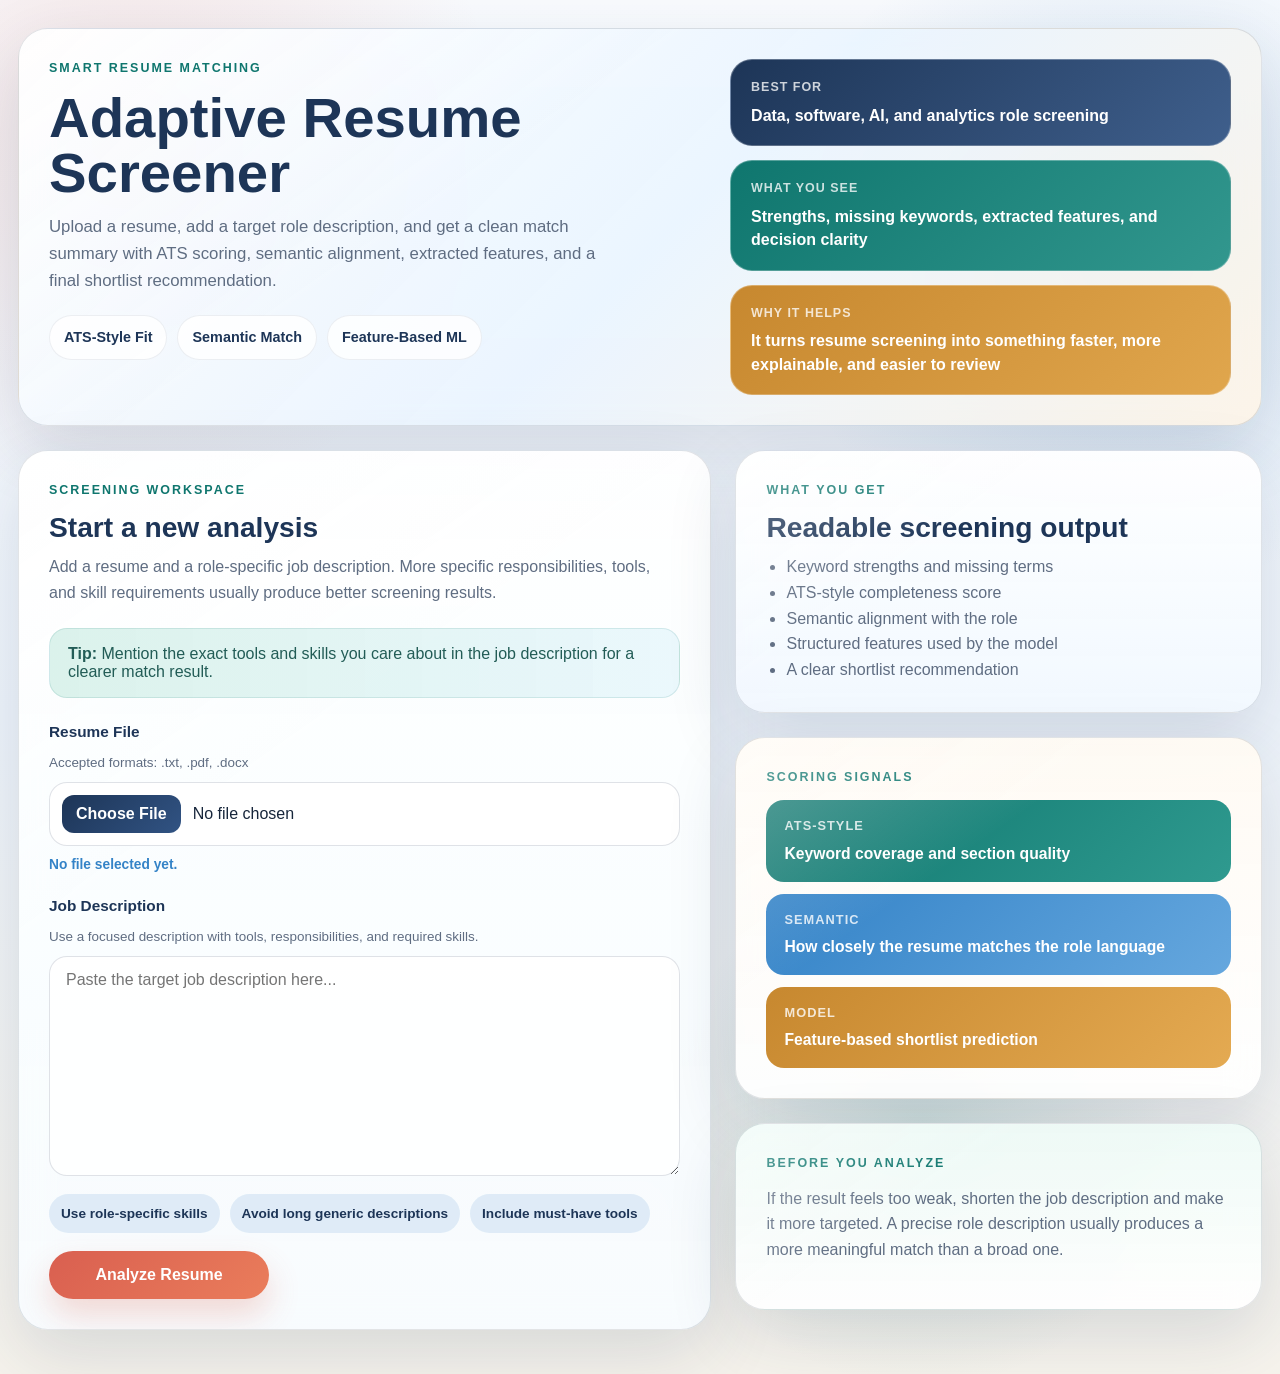
<file: frontend/index.html>
<!doctype html>
<html lang="en">
<head>
  <meta charset="UTF-8" />
  <meta name="viewport" content="width=device-width, initial-scale=1.0" />
  <title>Adaptive Resume Screener</title>
  <link rel="stylesheet" href="./styles.css" />
</head>
<body>
  <main class="page">
    <section class="hero panel">
      <div class="hero-copy">
        <p class="kicker">Smart Resume Matching</p>
        <h1>Adaptive Resume Screener</h1>
        <p class="hero-text">
          Upload a resume, add a target role description, and get a clean match summary with ATS scoring, semantic alignment,
          extracted features, and a final shortlist recommendation.
        </p>

        <div class="hero-tags">
          <span class="hero-tag">ATS-Style Fit</span>
          <span class="hero-tag">Semantic Match</span>
          <span class="hero-tag">Feature-Based ML</span>
        </div>
      </div>

      <div class="hero-grid">
        <article class="hero-card hero-card-primary">
          <span class="hero-card-label">Best For</span>
          <strong>Data, software, AI, and analytics role screening</strong>
        </article>

        <article class="hero-card hero-card-secondary">
          <span class="hero-card-label">What You See</span>
          <strong>Strengths, missing keywords, extracted features, and decision clarity</strong>
        </article>

        <article class="hero-card hero-card-accent">
          <span class="hero-card-label">Why It Helps</span>
          <strong>It turns resume screening into something faster, more explainable, and easier to review</strong>
        </article>
      </div>
    </section>

    <section class="workspace">
      <section class="panel analyzer-panel">
        <div class="section-heading">
          <p class="section-kicker">Screening Workspace</p>
          <h2>Start a new analysis</h2>
          <p>
            Add a resume and a role-specific job description. More specific responsibilities, tools, and skill requirements usually
            produce better screening results.
          </p>
        </div>

        <div class="helper-banner">
          <strong>Tip:</strong>
          Mention the exact tools and skills you care about in the job description for a clearer match result.
        </div>

        <form id="analyze-form">
          <label class="field upload-field">
            <span class="field-label">Resume File</span>
            <span class="field-hint">Accepted formats: .txt, .pdf, .docx</span>
            <input type="file" id="resume" accept=".txt,.pdf,.docx" required />
            <span id="file-meta" class="file-meta">No file selected yet.</span>
          </label>

          <label class="field">
            <span class="field-label">Job Description</span>
            <span class="field-hint">Use a focused description with tools, responsibilities, and required skills.</span>
            <textarea id="job_description" rows="9" placeholder="Paste the target job description here..." required></textarea>
          </label>

          <div class="tip-row">
            <span class="tip-pill">Use role-specific skills</span>
            <span class="tip-pill">Avoid long generic descriptions</span>
            <span class="tip-pill">Include must-have tools</span>
          </div>

          <button type="submit" id="submit-button">Analyze Resume</button>
        </form>
      </section>

      <aside class="side-stack">
        <section class="panel info-panel">
          <p class="section-kicker">What You Get</p>
          <h2>Readable screening output</h2>
          <ul class="feature-bullets">
            <li>Keyword strengths and missing terms</li>
            <li>ATS-style completeness score</li>
            <li>Semantic alignment with the role</li>
            <li>Structured features used by the model</li>
            <li>A clear shortlist recommendation</li>
          </ul>
        </section>

        <section class="panel signal-panel">
          <p class="section-kicker">Scoring Signals</p>
          <div class="signal-grid">
            <article class="signal-card signal-ats">
              <span>ATS-Style</span>
              <strong>Keyword coverage and section quality</strong>
            </article>
            <article class="signal-card signal-semantic">
              <span>Semantic</span>
              <strong>How closely the resume matches the role language</strong>
            </article>
            <article class="signal-card signal-model">
              <span>Model</span>
              <strong>Feature-based shortlist prediction</strong>
            </article>
          </div>
        </section>

        <section class="panel note-panel">
          <p class="section-kicker">Before You Analyze</p>
          <p>
            If the result feels too weak, shorten the job description and make it more targeted. A precise role description usually
            produces a more meaningful match than a broad one.
          </p>
        </section>
      </aside>
    </section>

    <section id="result" class="panel result-shell hidden" aria-live="polite"></section>
  </main>

  <script src="./app.js"></script>
</body>
</html>
</file>
<file: frontend/styles.css>
:root {
  color-scheme: light;
  --bg: #eef4fb;
  --surface: rgba(255, 255, 255, 0.88);
  --surface-strong: #ffffff;
  --text: #17263b;
  --muted: #5f6d82;
  --line: rgba(23, 38, 59, 0.12);
  --navy: #1d3557;
  --teal: #0f766e;
  --sky: #3483c7;
  --amber: #c7882f;
  --coral: #d95f50;
  --mint: #d8f1ea;
  --sand: #f8e7cb;
  --mist: #dbe9f6;
  --rose: #f5dbe0;
  --shadow: 0 24px 70px rgba(29, 53, 87, 0.14);
  --radius-xl: 30px;
  --radius-lg: 22px;
  --radius-md: 16px;
  --font-display: "Aptos Display", "Bahnschrift", "Segoe UI", sans-serif;
  --font-body: "Aptos", "Segoe UI", "Trebuchet MS", sans-serif;
}

* {
  box-sizing: border-box;
}

body {
  margin: 0;
  min-height: 100vh;
  font-family: var(--font-body);
  color: var(--text);
  background:
    radial-gradient(circle at 10% 10%, rgba(217, 95, 80, 0.14), transparent 22%),
    radial-gradient(circle at 88% 18%, rgba(52, 131, 199, 0.18), transparent 22%),
    radial-gradient(circle at 72% 82%, rgba(15, 118, 110, 0.14), transparent 18%),
    linear-gradient(180deg, #f9fbfe 0%, #eef4fb 52%, #f6f3ec 100%);
}

body::before {
  content: "";
  position: fixed;
  inset: 0;
  pointer-events: none;
  background:
    linear-gradient(rgba(255, 255, 255, 0.18) 1px, transparent 1px),
    linear-gradient(90deg, rgba(255, 255, 255, 0.18) 1px, transparent 1px);
  background-size: 88px 88px;
  opacity: 0.24;
}

.page {
  position: relative;
  z-index: 1;
  width: min(1320px, calc(100% - 36px));
  margin: 0 auto;
  padding: 28px 0 44px;
  display: grid;
  gap: 24px;
}

.panel {
  position: relative;
  overflow: hidden;
  border: 1px solid var(--line);
  border-radius: var(--radius-xl);
  background: var(--surface);
  box-shadow: var(--shadow);
  backdrop-filter: blur(16px);
}

.panel::after {
  content: "";
  position: absolute;
  inset: 0;
  pointer-events: none;
  background: linear-gradient(145deg, rgba(255, 255, 255, 0.36), transparent 38%);
}

.hero,
.analyzer-panel,
.info-panel,
.signal-panel,
.note-panel,
.result-shell {
  padding: 30px;
}

.hero {
  display: grid;
  grid-template-columns: minmax(0, 1.25fr) minmax(320px, 0.95fr);
  gap: 22px;
  background:
    linear-gradient(135deg, rgba(255, 255, 255, 0.9) 0%, rgba(233, 244, 255, 0.88) 52%, rgba(255, 245, 230, 0.88) 100%);
}

.hero-copy,
.hero-grid,
.section-heading,
.helper-banner,
form,
.result-banner,
.metric-grid,
.insight-grid,
.explanation-panel {
  position: relative;
  z-index: 1;
}

.kicker,
.section-kicker {
  margin: 0 0 12px;
  color: var(--teal);
  font-size: 0.78rem;
  font-weight: 800;
  letter-spacing: 0.16em;
  text-transform: uppercase;
}

h1,
h2,
h3,
p {
  margin-top: 0;
}

h1,
h2,
h3 {
  color: var(--navy);
}

h1 {
  margin-bottom: 14px;
  font-family: var(--font-display);
  font-size: clamp(2.5rem, 4.4vw, 4rem);
  line-height: 0.97;
}

h2 {
  margin-bottom: 12px;
  font-family: var(--font-display);
  font-size: clamp(1.55rem, 2.2vw, 2.1rem);
  line-height: 1.05;
}

h3 {
  margin-bottom: 10px;
  font-size: 1.06rem;
}

p,
li,
span {
  line-height: 1.6;
}

p,
li {
  color: var(--muted);
}

.hero-text {
  max-width: 60ch;
  font-size: 1.05rem;
}

.hero-tags {
  display: flex;
  flex-wrap: wrap;
  gap: 10px;
  margin-top: 20px;
}

.hero-tag {
  padding: 10px 14px;
  border-radius: 999px;
  background: rgba(255, 255, 255, 0.82);
  border: 1px solid rgba(29, 53, 87, 0.08);
  color: var(--navy);
  font-size: 0.9rem;
  font-weight: 700;
}

.hero-grid {
  display: grid;
  gap: 14px;
}

.hero-card {
  padding: 18px 20px;
  border-radius: var(--radius-lg);
  border: 1px solid rgba(255, 255, 255, 0.28);
  color: #fff;
}

.hero-card-primary {
  background: linear-gradient(135deg, #1d3557 0%, #3f5f8c 100%);
}

.hero-card-secondary {
  background: linear-gradient(135deg, #0f766e 0%, #32978e 100%);
}

.hero-card-accent {
  background: linear-gradient(135deg, #c7882f 0%, #e0a64d 100%);
}

.hero-card-label {
  display: block;
  margin-bottom: 6px;
  color: rgba(255, 255, 255, 0.78);
  font-size: 0.78rem;
  font-weight: 800;
  letter-spacing: 0.08em;
  text-transform: uppercase;
}

.hero-card strong {
  display: block;
  font-size: 1rem;
  line-height: 1.45;
}

.workspace {
  display: grid;
  grid-template-columns: minmax(0, 1.08fr) minmax(320px, 0.82fr);
  gap: 24px;
  align-items: start;
}

.analyzer-panel {
  background: linear-gradient(180deg, rgba(255, 255, 255, 0.94) 0%, rgba(247, 252, 255, 0.92) 100%);
}

.helper-banner {
  margin: 22px 0;
  padding: 16px 18px;
  border-radius: 18px;
  background: linear-gradient(90deg, rgba(216, 241, 234, 0.92), rgba(232, 247, 252, 0.88));
  border: 1px solid rgba(15, 118, 110, 0.12);
  color: #225c56;
}

form {
  display: grid;
  gap: 18px;
}

.field {
  display: grid;
  gap: 8px;
}

.field-label {
  color: var(--navy);
  font-size: 0.96rem;
  font-weight: 700;
}

.field-hint {
  color: var(--muted);
  font-size: 0.84rem;
}

input,
textarea {
  width: 100%;
  padding: 14px 16px;
  border: 1px solid rgba(29, 53, 87, 0.14);
  border-radius: 18px;
  background: rgba(255, 255, 255, 0.96);
  color: var(--text);
  font-family: var(--font-body);
  font-size: 1rem;
  transition: border-color 150ms ease, box-shadow 150ms ease, transform 150ms ease;
}

input:focus,
textarea:focus {
  outline: none;
  border-color: rgba(52, 131, 199, 0.5);
  box-shadow: 0 0 0 4px rgba(52, 131, 199, 0.12);
  transform: translateY(-1px);
}

input[type="file"] {
  padding: 12px;
}

input[type="file"]::file-selector-button {
  margin-right: 12px;
  padding: 10px 14px;
  border: none;
  border-radius: 12px;
  background: linear-gradient(135deg, var(--navy) 0%, #315383 100%);
  color: #fff;
  font-weight: 700;
  cursor: pointer;
}

textarea {
  min-height: 220px;
  resize: vertical;
}

.file-meta {
  color: var(--sky);
  font-size: 0.86rem;
  font-weight: 700;
}

.tip-row {
  display: flex;
  flex-wrap: wrap;
  gap: 10px;
}

.tip-pill {
  padding: 9px 12px;
  border-radius: 999px;
  background: rgba(219, 233, 246, 0.84);
  color: var(--navy);
  font-size: 0.85rem;
  font-weight: 700;
}

button {
  justify-self: start;
  min-width: 220px;
  padding: 15px 24px;
  border: none;
  border-radius: 999px;
  background: linear-gradient(135deg, var(--coral) 0%, #ea7d5b 100%);
  color: #fff;
  font-family: var(--font-body);
  font-size: 1rem;
  font-weight: 800;
  cursor: pointer;
  box-shadow: 0 16px 32px rgba(217, 95, 80, 0.24);
  transition: transform 150ms ease, box-shadow 150ms ease, opacity 150ms ease;
}

button:hover:not(:disabled) {
  transform: translateY(-2px);
  box-shadow: 0 18px 36px rgba(217, 95, 80, 0.3);
}

button:disabled {
  opacity: 0.75;
  cursor: wait;
}

.side-stack {
  display: grid;
  gap: 24px;
}

.info-panel {
  background: linear-gradient(180deg, rgba(255, 255, 255, 0.95) 0%, rgba(242, 248, 255, 0.92) 100%);
}

.signal-panel {
  background: linear-gradient(180deg, rgba(255, 250, 243, 0.96) 0%, rgba(255, 255, 255, 0.92) 100%);
}

.note-panel {
  background: linear-gradient(180deg, rgba(238, 250, 246, 0.96) 0%, rgba(255, 255, 255, 0.92) 100%);
}

.feature-bullets {
  margin: 0;
  padding-left: 20px;
}

.signal-grid {
  display: grid;
  gap: 12px;
}

.signal-card {
  padding: 16px 18px;
  border-radius: 18px;
  color: #fff;
}

.signal-card span {
  display: block;
  margin-bottom: 6px;
  font-size: 0.8rem;
  font-weight: 800;
  letter-spacing: 0.08em;
  text-transform: uppercase;
  opacity: 0.8;
}

.signal-card strong {
  display: block;
  font-size: 0.98rem;
  line-height: 1.45;
}

.signal-ats {
  background: linear-gradient(135deg, #0f766e 0%, #2f9a8f 100%);
}

.signal-semantic {
  background: linear-gradient(135deg, #3483c7 0%, #65a7de 100%);
}

.signal-model {
  background: linear-gradient(135deg, #c7882f 0%, #e4aa52 100%);
}

.result-shell {
  padding: 30px;
  background: linear-gradient(180deg, rgba(255, 255, 255, 0.96) 0%, rgba(248, 251, 255, 0.94) 100%);
  animation: rise-in 260ms ease;
}

.result-banner {
  display: grid;
  grid-template-columns: minmax(0, 1.35fr) minmax(280px, 0.95fr);
  gap: 18px;
  padding: 24px;
  border-radius: 26px;
  margin-bottom: 20px;
  overflow: hidden;
}

.outcome-shortlist {
  background: linear-gradient(135deg, #0f766e 0%, #2b9e90 100%);
}

.outcome-reject {
  background: linear-gradient(135deg, #d95f50 0%, #e88a5b 100%);
}

.outcome-shortlist h2,
.outcome-shortlist p,
.outcome-shortlist .section-kicker,
.outcome-reject h2,
.outcome-reject p,
.outcome-reject .section-kicker {
  color: rgba(255, 255, 255, 0.96);
}

.summary-grid {
  display: grid;
  gap: 12px;
}

.summary-token {
  padding: 16px 18px;
  border-radius: 18px;
  background: rgba(255, 255, 255, 0.16);
  border: 1px solid rgba(255, 255, 255, 0.18);
  backdrop-filter: blur(6px);
}

.summary-token span {
  display: block;
  margin-bottom: 6px;
  color: rgba(255, 255, 255, 0.76);
  font-size: 0.8rem;
  font-weight: 800;
  letter-spacing: 0.08em;
  text-transform: uppercase;
}

.summary-token strong {
  color: #fff;
  font-size: 1.08rem;
}

.metric-grid {
  display: grid;
  grid-template-columns: repeat(3, minmax(0, 1fr));
  gap: 16px;
  margin-bottom: 20px;
}

.metric-card {
  padding: 20px;
  border-radius: var(--radius-lg);
  border: 1px solid var(--line);
  background: var(--surface-strong);
}

.metric-label {
  margin-bottom: 6px;
  color: var(--muted);
  font-size: 0.8rem;
  font-weight: 800;
  letter-spacing: 0.1em;
  text-transform: uppercase;
}

.metric-value {
  margin-bottom: 14px;
  color: var(--navy);
  font-family: var(--font-display);
  font-size: 2rem;
  line-height: 1;
}

.metric-bar {
  height: 10px;
  border-radius: 999px;
  background: rgba(23, 38, 59, 0.08);
  overflow: hidden;
  margin-bottom: 10px;
}

.metric-bar span {
  display: block;
  height: 100%;
  border-radius: inherit;
}

.tone-ats .metric-bar span {
  background: linear-gradient(90deg, #0f766e 0%, #45b3a5 100%);
}

.tone-semantic .metric-bar span {
  background: linear-gradient(90deg, #3483c7 0%, #79b8ea 100%);
}

.tone-final .metric-bar span {
  background: linear-gradient(90deg, #c7882f 0%, #ebc274 100%);
}

.metric-hint,
.support-copy,
.empty-copy,
.loading-copy {
  color: var(--muted);
}

.insight-grid {
  display: grid;
  grid-template-columns: repeat(3, minmax(0, 1fr));
  gap: 16px;
  margin-bottom: 20px;
}

.insight-card,
.explanation-panel {
  padding: 22px;
  border-radius: var(--radius-lg);
  border: 1px solid var(--line);
  background: rgba(255, 255, 255, 0.96);
}

.tag-list {
  display: flex;
  flex-wrap: wrap;
  gap: 8px;
}

.tag {
  display: inline-flex;
  align-items: center;
  padding: 8px 11px;
  border-radius: 999px;
  font-size: 0.84rem;
  font-weight: 700;
}

.tag-good {
  background: var(--mint);
  color: #145f58;
}

.tag-warn {
  background: var(--sand);
  color: #81561d;
}

.feature-list {
  display: grid;
  gap: 10px;
}

.feature-row {
  display: flex;
  justify-content: space-between;
  gap: 12px;
  padding: 8px;
  border-radius: 8px;
  background: rgba(255, 255, 255, 0.6);
}

/* Feedback Panel */
.feedback-panel {
  margin-top: 24px;
  padding: 24px;
  border-radius: var(--radius-lg);
  border: 1px solid var(--line);
  background: linear-gradient(135deg, rgba(255, 255, 255, 0.98) 0%, rgba(216, 241, 234, 0.4) 100%);
}

.feedback-intro {
  color: var(--muted);
  margin-bottom: 20px;
  font-size: 0.95rem;
}

.feedback-form {
  display: flex;
  flex-direction: column;
  gap: 16px;
}

.feedback-buttons {
  display: grid;
  grid-template-columns: 1fr 1fr;
  gap: 12px;
}

.feedback-btn {
  display: flex;
  flex-direction: column;
  align-items: center;
  justify-content: center;
  padding: 16px 12px;
  border: 2px solid var(--line);
  border-radius: var(--radius-md);
  background: var(--surface-strong);
  cursor: pointer;
  transition: all 200ms ease;
  font-weight: 600;
  position: relative;
}

.feedback-btn:hover:not(:disabled) {
  border-color: var(--sky);
  background: var(--mist);
  transform: translateY(-2px);
}

.feedback-btn:disabled {
  opacity: 0.6;
  cursor: not-allowed;
}

.feedback-btn.selected {
  border-color: var(--teal);
  background: var(--mint);
  color: #145f58;
}

.feedback-correct.selected {
  border-color: #16a34a;
  background: #dcfce7;
  color: #15803d;
}

.feedback-incorrect.selected {
  border-color: #dc2626;
  background: #fee2e2;
  color: #991b1b;
}

.feedback-icon {
  display: flex;
  align-items: center;
  justify-content: center;
  font-size: 1.5rem;
  margin-bottom: 4px;
  font-weight: bold;
}

.feedback-text {
  font-size: 0.95rem;
  display: block;
}

.feedback-subtext {
  font-size: 0.75rem;
  font-weight: 400;
  color: var(--muted);
  margin-top: 2px;
  display: block;
}

.feedback-note-field {
  display: flex;
  flex-direction: column;
  gap: 6px;
}

.feedback-note-field .field-label {
  font-weight: 600;
  font-size: 0.88rem;
  color: var(--text);
}

.feedback-note {
  padding: 10px 12px;
  border: 1px solid var(--line);
  border-radius: var(--radius-md);
  background: var(--surface-strong);
  font-family: inherit;
  font-size: 0.88rem;
  color: var(--text);
  resize: vertical;
}

.feedback-note:focus {
  outline: none;
  border-color: var(--sky);
  box-shadow: 0 0 0 3px rgba(52, 131, 199, 0.1);
}

.feedback-submit-button {
  padding: 12px 20px;
  border: none;
  border-radius: var(--radius-md);
  background: var(--teal);
  color: white;
  font-weight: 600;
  cursor: pointer;
  transition: all 200ms ease;
  font-size: 0.9rem;
}

.feedback-submit-button:hover:not(:disabled) {
  background: #0d5d5b;
  transform: translateY(-2px);
  box-shadow: 0 8px 20px rgba(15, 118, 110, 0.3);
}

.feedback-submit-button:disabled {
  opacity: 0.5;
  cursor: not-allowed;
}

.feedback-status {
  padding: 12px 16px;
  border-radius: var(--radius-md);
  font-size: 0.9rem;
  border: 1px solid var(--line);
}

.feedback-status.success {
  background: #dcfce7;
  border-color: #16a34a;
  color: #15803d;
}

.feedback-status.error {
  background: #fee2e2;
  border-color: #dc2626;
  color: #991b1b;
}

.feedback-status p {
  margin: 4px 0;
}

.feedback-status p:first-child {
  margin-top: 0;
}

.retrain-notice {
  font-weight: 600;
  margin-top: 8px;
  padding-top: 8px;
  border-top: 1px solid currentColor;
  opacity: 0.8;
}
  padding-bottom: 10px;
  border-bottom: 1px dashed rgba(23, 38, 59, 0.12);
}

.feature-row:last-child {
  padding-bottom: 0;
  border-bottom: none;
}

.loading-state {
  display: grid;
  grid-template-columns: auto 1fr;
  gap: 18px;
  align-items: center;
}

.loading-stack {
  display: grid;
  gap: 10px;
  justify-items: center;
}

.loading-orb {
  width: 54px;
  height: 54px;
  border-radius: 50%;
  border: 4px solid rgba(52, 131, 199, 0.16);
  border-top-color: var(--sky);
  animation: spin 900ms linear infinite;
}

.loading-bar {
  width: 68px;
  height: 8px;
  border-radius: 999px;
  background: linear-gradient(90deg, var(--coral) 0%, var(--amber) 50%, var(--teal) 100%);
}

.result-shell.error {
  border-color: rgba(217, 95, 80, 0.26);
  background: linear-gradient(180deg, rgba(255, 246, 244, 0.96) 0%, rgba(255, 251, 248, 0.95) 100%);
}

.hidden {
  display: none;
}

@keyframes spin {
  to {
    transform: rotate(360deg);
  }
}

@keyframes rise-in {
  from {
    opacity: 0;
    transform: translateY(10px);
  }
  to {
    opacity: 1;
    transform: translateY(0);
  }
}

@media (max-width: 1120px) {
  .hero,
  .workspace,
  .result-banner,
  .metric-grid,
  .insight-grid {
    grid-template-columns: 1fr;
  }
}

@media (max-width: 720px) {
  .page {
    width: min(100% - 18px, 1320px);
    padding: 18px 0 30px;
  }

  .hero,
  .analyzer-panel,
  .info-panel,
  .signal-panel,
  .note-panel,
  .result-shell {
    padding: 22px;
  }

  h1 {
    font-size: 2.3rem;
  }

  button {
    width: 100%;
    justify-self: stretch;
  }
}
</file>
